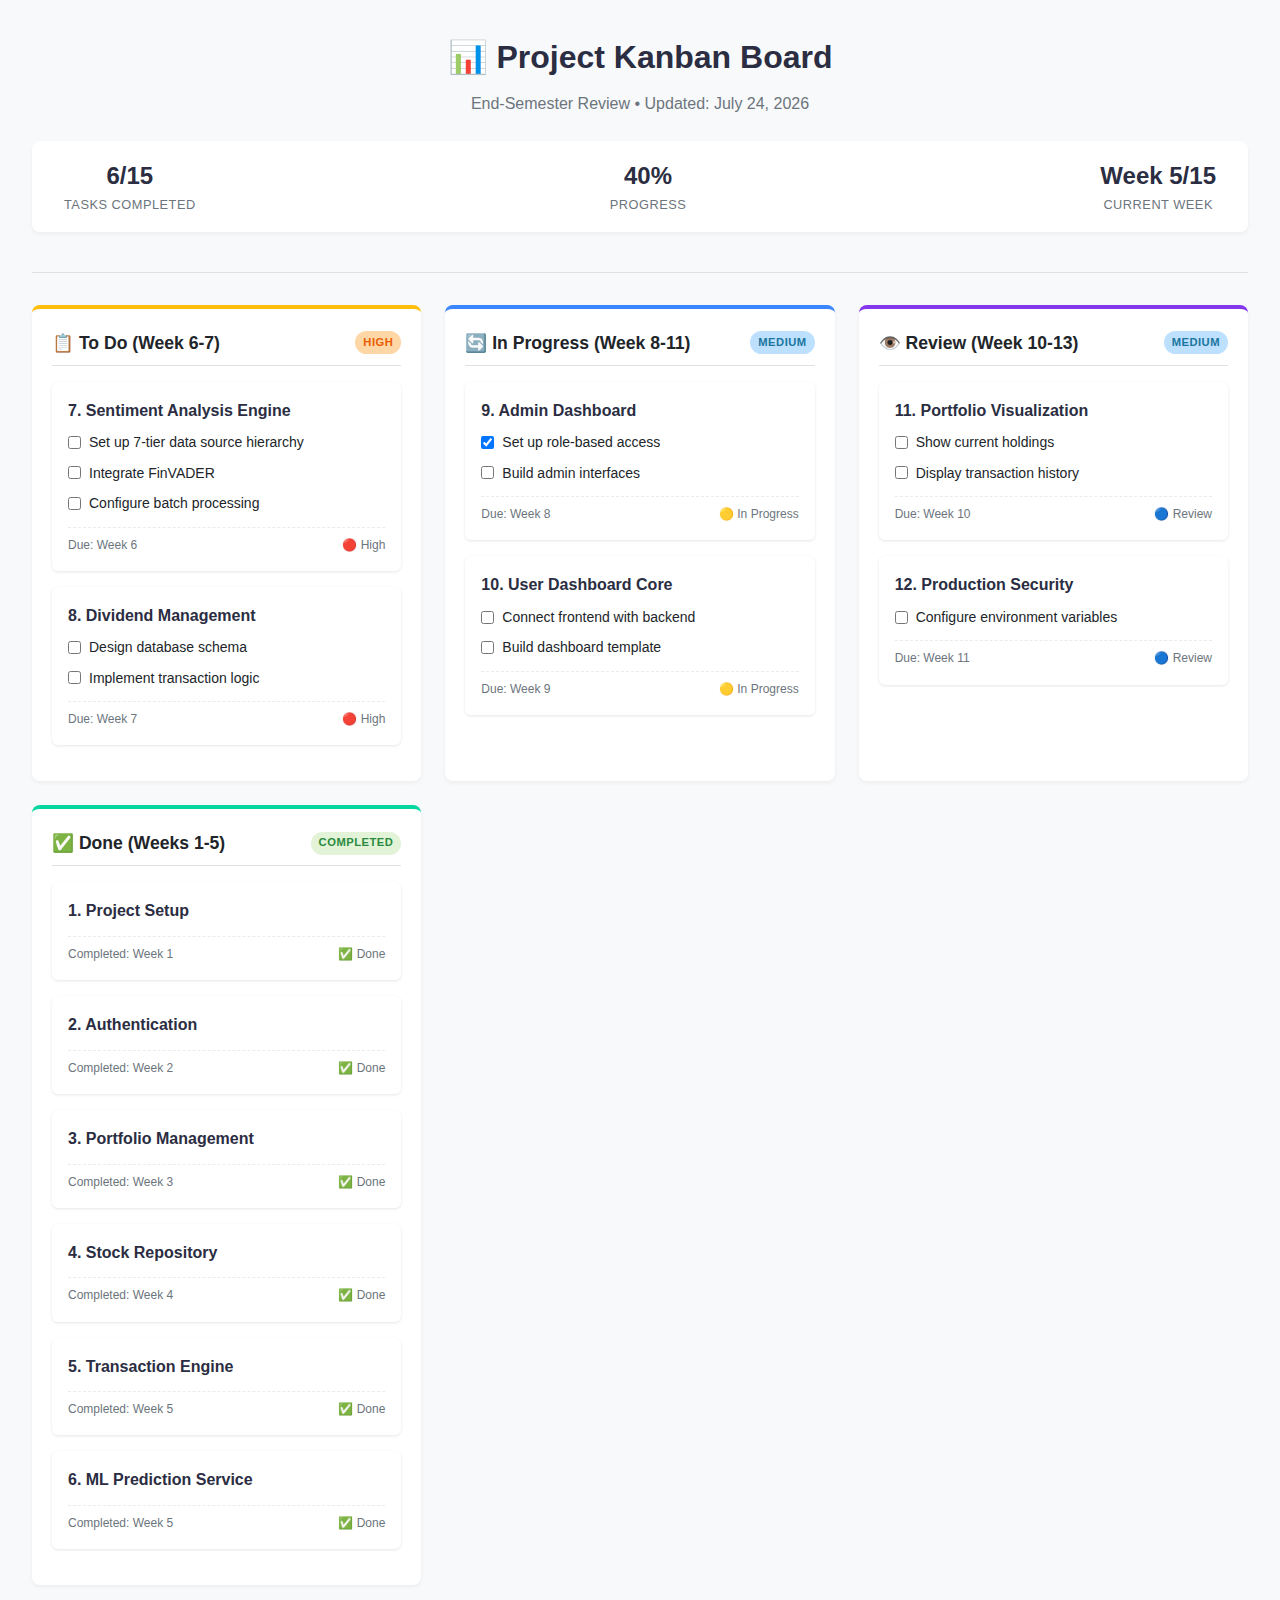
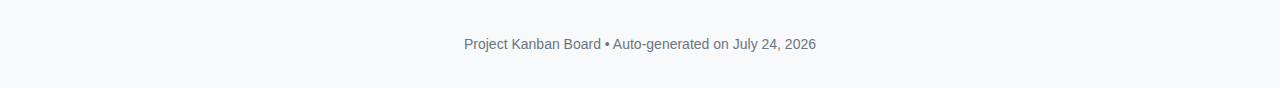
<file: status_reports/kanban_board.html>
<!DOCTYPE html>
<html lang="en">
<head>
    <meta charset="UTF-8">
    <meta name="viewport" content="width=device-width, initial-scale=1.0">
    <title>Project Kanban Board</title>
    <style>
        :root {
            --todo: #ffbe0b;
            --in-progress: #3a86ff;
            --review: #8338ec;
            --done: #06d6a0;
            --background: #f8f9fa;
            --card-bg: #ffffff;
            --text: #212529;
            --border: #dee2e6;
        }
        
        * {
            margin: 0;
            padding: 0;
            box-sizing: border-box;
            font-family: -apple-system, BlinkMacSystemFont, 'Segoe UI', Roboto, Oxygen, Ubuntu, Cantarell, 'Open Sans', 'Helvetica Neue', sans-serif;
        }
        
        body {
            background-color: var(--background);
            color: var(--text);
            line-height: 1.6;
            padding: 2rem;
        }
        
        .container {
            max-width: 1400px;
            margin: 0 auto;
        }
        
        header {
            text-align: center;
            margin-bottom: 2rem;
            padding-bottom: 1rem;
            border-bottom: 1px solid var(--border);
        }
        
        h1 {
            color: #2b2d42;
            margin-bottom: 0.5rem;
        }
        
        .subtitle {
            color: #6c757d;
            font-weight: 400;
        }
        
        .kanban {
            display: grid;
            grid-template-columns: repeat(auto-fit, minmax(300px, 1fr));
            gap: 1.5rem;
            margin-top: 2rem;
        }
        
        .column {
            background-color: var(--card-bg);
            border-radius: 8px;
            padding: 1.25rem;
            box-shadow: 0 2px 4px rgba(0, 0, 0, 0.05);
            border-top: 4px solid;
        }
        
        .column.todo { border-color: var(--todo); }
        .column.in-progress { border-color: var(--in-progress); }
        .column.review { border-color: var(--review); }
        .column.done { border-color: var(--done); }
        
        .column-header {
            font-weight: 600;
            font-size: 1.1rem;
            margin-bottom: 1rem;
            display: flex;
            justify-content: space-between;
            align-items: center;
            padding-bottom: 0.5rem;
            border-bottom: 1px solid var(--border);
        }
        
        .task {
            background: white;
            padding: 1rem;
            margin-bottom: 1rem;
            border-radius: 6px;
            box-shadow: 0 1px 3px rgba(0, 0, 0, 0.1);
            transition: transform 0.2s, box-shadow 0.2s;
        }
        
        .task:hover {
            transform: translateY(-2px);
            box-shadow: 0 4px 6px rgba(0, 0, 0, 0.1);
        }
        
        .task h3 {
            font-size: 1rem;
            margin-bottom: 0.5rem;
            color: #2b2d42;
        }
        
        .task p {
            font-size: 0.875rem;
            color: #6c757d;
            margin-bottom: 0.75rem;
        }
        
        .task-meta {
            display: flex;
            justify-content: space-between;
            font-size: 0.75rem;
            color: #6c757d;
            margin-top: 0.75rem;
            padding-top: 0.5rem;
            border-top: 1px dashed #e9ecef;
        }
        
        .priority {
            display: inline-block;
            padding: 0.15rem 0.5rem;
            border-radius: 12px;
            font-size: 0.7rem;
            font-weight: 600;
            text-transform: uppercase;
            letter-spacing: 0.5px;
        }
        
        .priority.high { background-color: #ffd6a5; color: #e85d04; }
        .priority.medium { background-color: #bde0fe; color: #1a759f; }
        .priority.low { background-color: #e2f3d8; color: #2b8a3e; }
        
        .progress-bar {
            height: 8px;
            background-color: #e9ecef;
            border-radius: 4px;
            margin: 0.75rem 0;
            overflow: hidden;
        }
        
        .progress {
            height: 100%;
            background: linear-gradient(90deg, var(--in-progress), var(--done));
            width: 40%;
            border-radius: 4px;
        }
        
        .stats {
            display: flex;
            justify-content: space-between;
            margin: 1.5rem 0;
            padding: 1rem;
            background: white;
            border-radius: 8px;
            box-shadow: 0 2px 4px rgba(0, 0, 0, 0.05);
        }
        
        .stat {
            text-align: center;
            padding: 0 1rem;
        }
        
        .stat-value {
            font-size: 1.5rem;
            font-weight: 600;
            color: #2b2d42;
        }
        
        .stat-label {
            font-size: 0.8rem;
            color: #6c757d;
            text-transform: uppercase;
            letter-spacing: 0.5px;
        }
        
        .task-list {
            min-height: 100px;
        }
        
        .subtask {
            display: flex;
            align-items: center;
            margin: 0.5rem 0;
            font-size: 0.875rem;
        }
        
        .subtask input[type="checkbox"] {
            margin-right: 0.5rem;
        }
        
        .subtask.done {
            color: #6c757d;
            text-decoration: line-through;
        }
        
        @media (max-width: 768px) {
            .kanban {
                grid-template-columns: 1fr;
            }
            
            .stats {
                flex-direction: column;
                gap: 1rem;
            }
            
            .stat {
                padding: 0.5rem 0;
                border-bottom: 1px solid var(--border);
            }
            
            .stat:last-child {
                border-bottom: none;
            }
        }
    </style>
</head>
<body>
    <div class="container">
        <header>
            <h1>📊 Project Kanban Board</h1>
            <p class="subtitle">End-Semester Review • Updated: <span id="current-date"></span></p>
            
            <div class="stats">
                <div class="stat">
                    <div class="stat-value">6/15</div>
                    <div class="stat-label">Tasks Completed</div>
                </div>
                <div class="stat">
                    <div class="stat-value">40%</div>
                    <div class="stat-label">Progress</div>
                </div>
                <div class="stat">
                    <div class="stat-value">Week 5/15</div>
                    <div class="stat-label">Current Week</div>
                </div>
            </div>
        </header>
        
        <div class="kanban">
            <!-- To Do Column -->
            <div class="column todo">
                <div class="column-header">
                    <span>📋 To Do (Week 6-7)</span>
                    <span class="priority high">High</span>
                </div>
                <div class="task-list">
                    <!-- Task 7 -->
                    <div class="task">
                        <h3>7. Sentiment Analysis Engine</h3>
                        <div class="subtask">
                            <input type="checkbox" id="task7-1">
                            <label for="task7-1">Set up 7-tier data source hierarchy</label>
                        </div>
                        <div class="subtask">
                            <input type="checkbox" id="task7-2">
                            <label for="task7-2">Integrate FinVADER</label>
                        </div>
                        <div class="subtask">
                            <input type="checkbox" id="task7-3">
                            <label for="task7-3">Configure batch processing</label>
                        </div>
                        <div class="task-meta">
                            <span>Due: Week 6</span>
                            <span>🔴 High</span>
                        </div>
                    </div>
                    
                    <!-- Task 8 -->
                    <div class="task">
                        <h3>8. Dividend Management</h3>
                        <div class="subtask">
                            <input type="checkbox" id="task8-1">
                            <label for="task8-1">Design database schema</label>
                        </div>
                        <div class="subtask">
                            <input type="checkbox" id="task8-2">
                            <label for="task8-2">Implement transaction logic</label>
                        </div>
                        <div class="task-meta">
                            <span>Due: Week 7</span>
                            <span>🔴 High</span>
                        </div>
                    </div>
                </div>
            </div>
            
            <!-- In Progress Column -->
            <div class="column in-progress">
                <div class="column-header">
                    <span>🔄 In Progress (Week 8-11)</span>
                    <span class="priority medium">Medium</span>
                </div>
                <div class="task-list">
                    <!-- Task 9 -->
                    <div class="task">
                        <h3>9. Admin Dashboard</h3>
                        <div class="subtask">
                            <input type="checkbox" id="task9-1" checked>
                            <label for="task9-1" class="done">Set up role-based access</label>
                        </div>
                        <div class="subtask">
                            <input type="checkbox" id="task9-2">
                            <label for="task9-2">Build admin interfaces</label>
                        </div>
                        <div class="task-meta">
                            <span>Due: Week 8</span>
                            <span>🟡 In Progress</span>
                        </div>
                    </div>
                    
                    <!-- Task 10 -->
                    <div class="task">
                        <h3>10. User Dashboard Core</h3>
                        <div class="subtask">
                            <input type="checkbox" id="task10-1">
                            <label for="task10-1">Connect frontend with backend</label>
                        </div>
                        <div class="subtask">
                            <input type="checkbox" id="task10-2">
                            <label for="task10-2">Build dashboard template</label>
                        </div>
                        <div class="task-meta">
                            <span>Due: Week 9</span>
                            <span>🟡 In Progress</span>
                        </div>
                    </div>
                </div>
            </div>
            
            <!-- Review Column -->
            <div class="column review">
                <div class="column-header">
                    <span>👁️ Review (Week 10-13)</span>
                    <span class="priority medium">Medium</span>
                </div>
                <div class="task-list">
                    <!-- Task 11 -->
                    <div class="task">
                        <h3>11. Portfolio Visualization</h3>
                        <div class="subtask">
                            <input type="checkbox" id="task11-1">
                            <label for="task11-1">Show current holdings</label>
                        </div>
                        <div class="subtask">
                            <input type="checkbox" id="task11-2">
                            <label for="task11-2">Display transaction history</label>
                        </div>
                        <div class="task-meta">
                            <span>Due: Week 10</span>
                            <span>🔵 Review</span>
                        </div>
                    </div>
                    
                    <!-- Task 12 -->
                    <div class="task">
                        <h3>12. Production Security</h3>
                        <div class="subtask">
                            <input type="checkbox" id="task12-1">
                            <label for="task12-1">Configure environment variables</label>
                        </div>
                        <div class="task-meta">
                            <span>Due: Week 11</span>
                            <span>🔵 Review</span>
                        </div>
                    </div>
                </div>
            </div>
            
            <!-- Done Column -->
            <div class="column done">
                <div class="column-header">
                    <span>✅ Done (Weeks 1-5)</span>
                    <span class="priority low">Completed</span>
                </div>
                <div class="task-list">
                    <!-- Completed Tasks -->
                    <div class="task">
                        <h3>1. Project Setup</h3>
                        <div class="task-meta">
                            <span>Completed: Week 1</span>
                            <span>✅ Done</span>
                        </div>
                    </div>
                    
                    <div class="task">
                        <h3>2. Authentication</h3>
                        <div class="task-meta">
                            <span>Completed: Week 2</span>
                            <span>✅ Done</span>
                        </div>
                    </div>
                    
                    <div class="task">
                        <h3>3. Portfolio Management</h3>
                        <div class="task-meta">
                            <span>Completed: Week 3</span>
                            <span>✅ Done</span>
                        </div>
                    </div>
                    
                    <div class="task">
                        <h3>4. Stock Repository</h3>
                        <div class="task-meta">
                            <span>Completed: Week 4</span>
                            <span>✅ Done</span>
                        </div>
                    </div>
                    
                    <div class="task">
                        <h3>5. Transaction Engine</h3>
                        <div class="task-meta">
                            <span>Completed: Week 5</span>
                            <span>✅ Done</span>
                        </div>
                    </div>
                    
                    <div class="task">
                        <h3>6. ML Prediction Service</h3>
                        <div class="task-meta">
                            <span>Completed: Week 5</span>
                            <span>✅ Done</span>
                        </div>
                    </div>
                </div>
            </div>
        </div>
        
        <footer style="margin-top: 3rem; text-align: center; color: #6c757d; font-size: 0.875rem;">
            <p>Project Kanban Board • Auto-generated on <span id="current-date-2"></span></p>
        </footer>
    </div>

    <script>
        // Set current date
        const options = { year: 'numeric', month: 'long', day: 'numeric' };
        const currentDate = new Date().toLocaleDateString('en-US', options);
        document.getElementById('current-date').textContent = currentDate;
        document.getElementById('current-date-2').textContent = currentDate;
        
        // Simulate progress updates (for demo purposes)
        document.addEventListener('DOMContentLoaded', function() {
            // Add click handlers for checkboxes to update progress
            const checkboxes = document.querySelectorAll('input[type="checkbox"]');
            checkboxes.forEach(checkbox => {
                checkbox.addEventListener('change', updateProgress);
            });
        });
        
        function updateProgress() {
            const totalSubtasks = document.querySelectorAll('.subtask').length;
            const completedSubtasks = document.querySelectorAll('.subtask input[type="checkbox"]:checked').length;
            const progress = Math.round((completedSubtasks / totalSubtasks) * 100);
            
            // Update progress bar
            const progressBar = document.querySelector('.progress');
            if (progressBar) {
                progressBar.style.width = `${progress}%`;
            }
            
            // Update stats
            const statValue = document.querySelectorAll('.stat-value')[1];
            if (statValue) {
                statValue.textContent = `${progress}%`;
            }
        }
    </script>
</body>
</html>
</file>
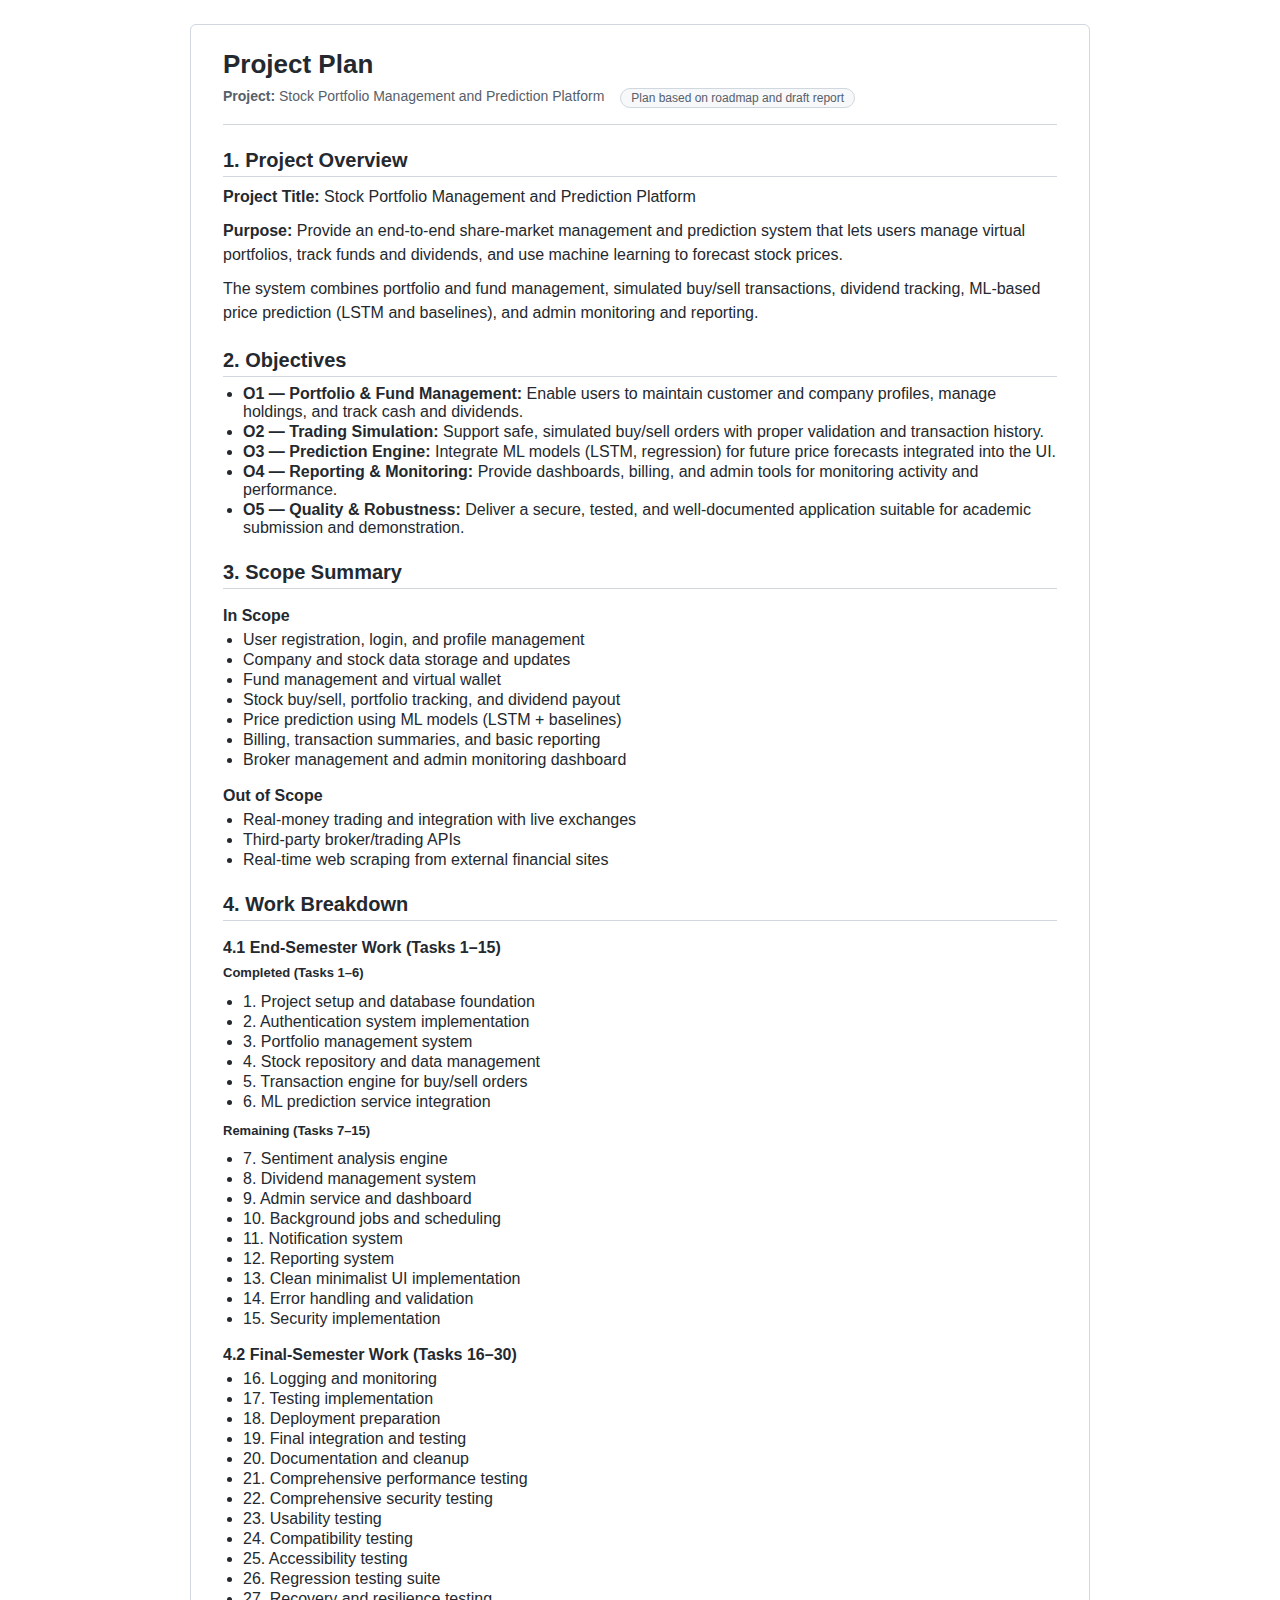
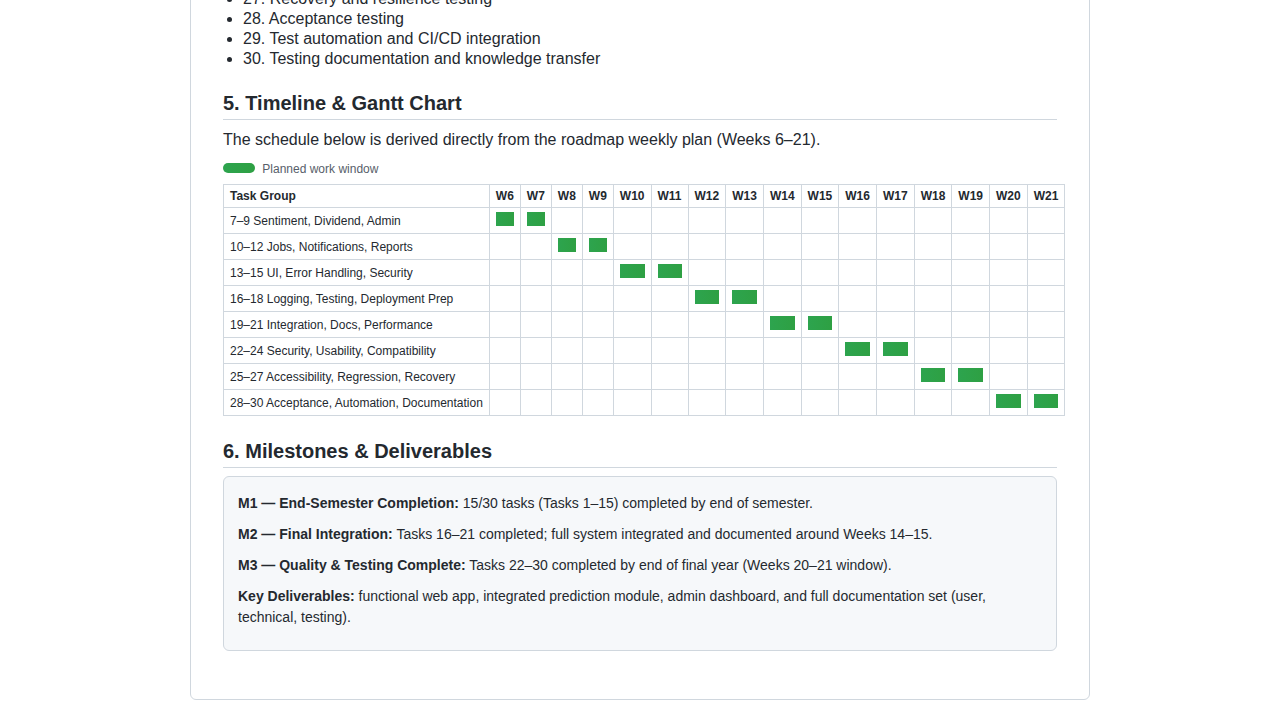
<file: status_reports/project plan.html>
<!DOCTYPE html>
<html lang="en">
<head>
  <meta charset="UTF-8" />
  <title>Project Plan &mdash; Stock Portfolio Management and Prediction Platform</title>
  <meta name="viewport" content="width=device-width, initial-scale=1" />
  <style>
    :root {
      --bg: #ffffff;
      --bg-alt: #f6f8fa;
      --fg: #24292f;
      --muted: #57606a;
      --border: #d0d7de;
      --accent: #0969da;
      --accent-soft: #ddf4ff;
      --success: #1a7f37;
    }

    * {
      box-sizing: border-box;
    }

    html, body {
      margin: 0;
      padding: 0;
      font-family: -apple-system, BlinkMacSystemFont, "Segoe UI", sans-serif;
      color: var(--fg);
      background: var(--bg);
      -webkit-print-color-adjust: exact;
      print-color-adjust: exact;
    }

    body {
      padding: 24px;
    }

    .page {
      max-width: 900px;
      margin: 0 auto;
      background: #ffffff;
      border: 1px solid var(--border);
      border-radius: 6px;
      padding: 24px 32px 32px;
    }

    header {
      border-bottom: 1px solid var(--border);
      padding-bottom: 16px;
      margin-bottom: 20px;
    }

    header h1 {
      margin: 0 0 8px;
      font-size: 26px;
      font-weight: 600;
    }

    .meta {
      font-size: 14px;
      color: var(--muted);
      display: flex;
      flex-wrap: wrap;
      gap: 16px;
    }

    .badge {
      display: inline-flex;
      align-items: center;
      gap: 6px;
      border-radius: 999px;
      border: 1px solid var(--border);
      padding: 2px 10px;
      background: var(--bg-alt);
      font-size: 12px;
      color: var(--muted);
    }

    h2 {
      font-size: 20px;
      margin-top: 24px;
      margin-bottom: 8px;
      border-bottom: 1px solid var(--border);
      padding-bottom: 4px;
    }

    h3 {
      font-size: 16px;
      margin-top: 18px;
      margin-bottom: 6px;
    }

    p {
      margin: 4px 0 10px;
      line-height: 1.5;
    }

    ul {
      margin: 4px 0 10px 20px;
      padding: 0;
    }

    li {
      margin: 2px 0;
    }

    .section {
      margin-bottom: 16px;
    }

    .gantt-table {
      width: 100%;
      border-collapse: collapse;
      margin-top: 8px;
      font-size: 12px;
    }

    .gantt-table th,
    .gantt-table td {
      border: 1px solid var(--border);
      padding: 4px 6px;
      text-align: center;
      vertical-align: middle;
    }

    .gantt-table th:first-child,
    .gantt-table td:first-child {
      text-align: left;
      white-space: nowrap;
    }

    .gantt-label {
      font-weight: 600;
      font-size: 13px;
    }

    .gantt-block {
      display: inline-block;
      width: 100%;
      height: 14px;
      background: linear-gradient(90deg, #2da44e, #2ea043);
    }

    .legend {
      font-size: 12px;
      color: var(--muted);
      margin-top: 4px;
    }

    .legend span.block {
      display: inline-block;
      width: 32px;
      height: 10px;
      margin-right: 4px;
      background: linear-gradient(90deg, #2da44e, #2ea043);
      border-radius: 999px;
    }

    .summary-box {
      padding: 12px 14px;
      background: var(--bg-alt);
      border-radius: 6px;
      border: 1px solid var(--border);
      font-size: 14px;
    }

    .summary-box strong {
      font-weight: 600;
    }

    @media print {
      body {
        padding: 0;
        background: #ffffff;
      }

      .page {
        border: none;
        margin: 0;
        border-radius: 0;
        padding: 20mm 18mm 18mm;
      }

      .section {
        page-break-inside: avoid;
      }
    }
  </style>
</head>
<body>
  <div class="page">
    <header>
      <h1>Project Plan</h1>
      <div class="meta">
        <div>
          <strong>Project:</strong> <span>Stock Portfolio Management and Prediction Platform</span>
        </div>
        <div>
          <span class="badge">Plan based on roadmap and draft report</span>
        </div>
      </div>
    </header>

    <section class="section">
      <h2>1. Project Overview</h2>
      <p><strong>Project Title:</strong> Stock Portfolio Management and Prediction Platform</p>
      <p><strong>Purpose:</strong> Provide an end-to-end share-market management and prediction system that lets users manage virtual portfolios, track funds and dividends, and use machine learning to forecast stock prices.</p>
      <p>The system combines portfolio and fund management, simulated buy/sell transactions, dividend tracking, ML-based price prediction (LSTM and baselines), and admin monitoring and reporting.</p>
    </section>

    <section class="section">
      <h2>2. Objectives</h2>
      <ul>
        <li><strong>O1 &mdash; Portfolio &amp; Fund Management:</strong> Enable users to maintain customer and company profiles, manage holdings, and track cash and dividends.</li>
        <li><strong>O2 &mdash; Trading Simulation:</strong> Support safe, simulated buy/sell orders with proper validation and transaction history.</li>
        <li><strong>O3 &mdash; Prediction Engine:</strong> Integrate ML models (LSTM, regression) for future price forecasts integrated into the UI.</li>
        <li><strong>O4 &mdash; Reporting &amp; Monitoring:</strong> Provide dashboards, billing, and admin tools for monitoring activity and performance.</li>
        <li><strong>O5 &mdash; Quality &amp; Robustness:</strong> Deliver a secure, tested, and well-documented application suitable for academic submission and demonstration.</li>
      </ul>
    </section>

    <section class="section">
      <h2>3. Scope Summary</h2>
      <h3>In Scope</h3>
      <ul>
        <li>User registration, login, and profile management</li>
        <li>Company and stock data storage and updates</li>
        <li>Fund management and virtual wallet</li>
        <li>Stock buy/sell, portfolio tracking, and dividend payout</li>
        <li>Price prediction using ML models (LSTM + baselines)</li>
        <li>Billing, transaction summaries, and basic reporting</li>
        <li>Broker management and admin monitoring dashboard</li>
      </ul>
      <h3>Out of Scope</h3>
      <ul>
        <li>Real-money trading and integration with live exchanges</li>
        <li>Third-party broker/trading APIs</li>
        <li>Real-time web scraping from external financial sites</li>
      </ul>
    </section>

    <section class="section">
      <h2>4. Work Breakdown</h2>
      <h3>4.1 End-Semester Work (Tasks 1–15)</h3>
      <p class="gantt-label">Completed (Tasks 1–6)</p>
      <ul>
        <li>1. Project setup and database foundation</li>
        <li>2. Authentication system implementation</li>
        <li>3. Portfolio management system</li>
        <li>4. Stock repository and data management</li>
        <li>5. Transaction engine for buy/sell orders</li>
        <li>6. ML prediction service integration</li>
      </ul>
      <p class="gantt-label">Remaining (Tasks 7–15)</p>
      <ul>
        <li>7. Sentiment analysis engine</li>
        <li>8. Dividend management system</li>
        <li>9. Admin service and dashboard</li>
        <li>10. Background jobs and scheduling</li>
        <li>11. Notification system</li>
        <li>12. Reporting system</li>
        <li>13. Clean minimalist UI implementation</li>
        <li>14. Error handling and validation</li>
        <li>15. Security implementation</li>
      </ul>

      <h3>4.2 Final-Semester Work (Tasks 16–30)</h3>
      <ul>
        <li>16. Logging and monitoring</li>
        <li>17. Testing implementation</li>
        <li>18. Deployment preparation</li>
        <li>19. Final integration and testing</li>
        <li>20. Documentation and cleanup</li>
        <li>21. Comprehensive performance testing</li>
        <li>22. Comprehensive security testing</li>
        <li>23. Usability testing</li>
        <li>24. Compatibility testing</li>
        <li>25. Accessibility testing</li>
        <li>26. Regression testing suite</li>
        <li>27. Recovery and resilience testing</li>
        <li>28. Acceptance testing</li>
        <li>29. Test automation and CI/CD integration</li>
        <li>30. Testing documentation and knowledge transfer</li>
      </ul>
    </section>

    <section class="section">
      <h2>5. Timeline &amp; Gantt Chart</h2>
      <p>The schedule below is derived directly from the roadmap weekly plan (Weeks 6–21).</p>
      <div class="legend"><span class="block"></span> Planned work window</div>
      <table class="gantt-table">
        <thead>
          <tr>
            <th>Task Group</th>
            <th>W6</th>
            <th>W7</th>
            <th>W8</th>
            <th>W9</th>
            <th>W10</th>
            <th>W11</th>
            <th>W12</th>
            <th>W13</th>
            <th>W14</th>
            <th>W15</th>
            <th>W16</th>
            <th>W17</th>
            <th>W18</th>
            <th>W19</th>
            <th>W20</th>
            <th>W21</th>
          </tr>
        </thead>
        <tbody>
          <tr>
            <td>7–9 Sentiment, Dividend, Admin</td>
            <td><span class="gantt-block"></span></td>
            <td><span class="gantt-block"></span></td>
            <td></td>
            <td></td>
            <td></td>
            <td></td>
            <td></td>
            <td></td>
            <td></td>
            <td></td>
            <td></td>
            <td></td>
            <td></td>
            <td></td>
            <td></td>
            <td></td>
          </tr>
          <tr>
            <td>10–12 Jobs, Notifications, Reports</td>
            <td></td>
            <td></td>
            <td><span class="gantt-block"></span></td>
            <td><span class="gantt-block"></span></td>
            <td></td>
            <td></td>
            <td></td>
            <td></td>
            <td></td>
            <td></td>
            <td></td>
            <td></td>
            <td></td>
            <td></td>
            <td></td>
            <td></td>
          </tr>
          <tr>
            <td>13–15 UI, Error Handling, Security</td>
            <td></td>
            <td></td>
            <td></td>
            <td></td>
            <td><span class="gantt-block"></span></td>
            <td><span class="gantt-block"></span></td>
            <td></td>
            <td></td>
            <td></td>
            <td></td>
            <td></td>
            <td></td>
            <td></td>
            <td></td>
            <td></td>
            <td></td>
          </tr>
          <tr>
            <td>16–18 Logging, Testing, Deployment Prep</td>
            <td></td>
            <td></td>
            <td></td>
            <td></td>
            <td></td>
            <td></td>
            <td><span class="gantt-block"></span></td>
            <td><span class="gantt-block"></span></td>
            <td></td>
            <td></td>
            <td></td>
            <td></td>
            <td></td>
            <td></td>
            <td></td>
            <td></td>
          </tr>
          <tr>
            <td>19–21 Integration, Docs, Performance</td>
            <td></td>
            <td></td>
            <td></td>
            <td></td>
            <td></td>
            <td></td>
            <td></td>
            <td></td>
            <td><span class="gantt-block"></span></td>
            <td><span class="gantt-block"></span></td>
            <td></td>
            <td></td>
            <td></td>
            <td></td>
            <td></td>
            <td></td>
          </tr>
          <tr>
            <td>22–24 Security, Usability, Compatibility</td>
            <td></td>
            <td></td>
            <td></td>
            <td></td>
            <td></td>
            <td></td>
            <td></td>
            <td></td>
            <td></td>
            <td></td>
            <td><span class="gantt-block"></span></td>
            <td><span class="gantt-block"></span></td>
            <td></td>
            <td></td>
            <td></td>
            <td></td>
          </tr>
          <tr>
            <td>25–27 Accessibility, Regression, Recovery</td>
            <td></td>
            <td></td>
            <td></td>
            <td></td>
            <td></td>
            <td></td>
            <td></td>
            <td></td>
            <td></td>
            <td></td>
            <td></td>
            <td></td>
            <td><span class="gantt-block"></span></td>
            <td><span class="gantt-block"></span></td>
            <td></td>
            <td></td>
          </tr>
          <tr>
            <td>28–30 Acceptance, Automation, Documentation</td>
            <td></td>
            <td></td>
            <td></td>
            <td></td>
            <td></td>
            <td></td>
            <td></td>
            <td></td>
            <td></td>
            <td></td>
            <td></td>
            <td></td>
            <td></td>
            <td></td>
            <td><span class="gantt-block"></span></td>
            <td><span class="gantt-block"></span></td>
          </tr>
        </tbody>
      </table>
    </section>

    <section class="section">
      <h2>6. Milestones &amp; Deliverables</h2>
      <div class="summary-box">
        <p><strong>M1 &mdash; End-Semester Completion:</strong> 15/30 tasks (Tasks 1–15) completed by end of semester.</p>
        <p><strong>M2 &mdash; Final Integration:</strong> Tasks 16–21 completed; full system integrated and documented around Weeks 14–15.</p>
        <p><strong>M3 &mdash; Quality &amp; Testing Complete:</strong> Tasks 22–30 completed by end of final year (Weeks 20–21 window).</p>
        <p><strong>Key Deliverables:</strong> functional web app, integrated prediction module, admin dashboard, and full documentation set (user, technical, testing).</p>
      </div>
    </section>
  </div>
</body>
</html>
</file>
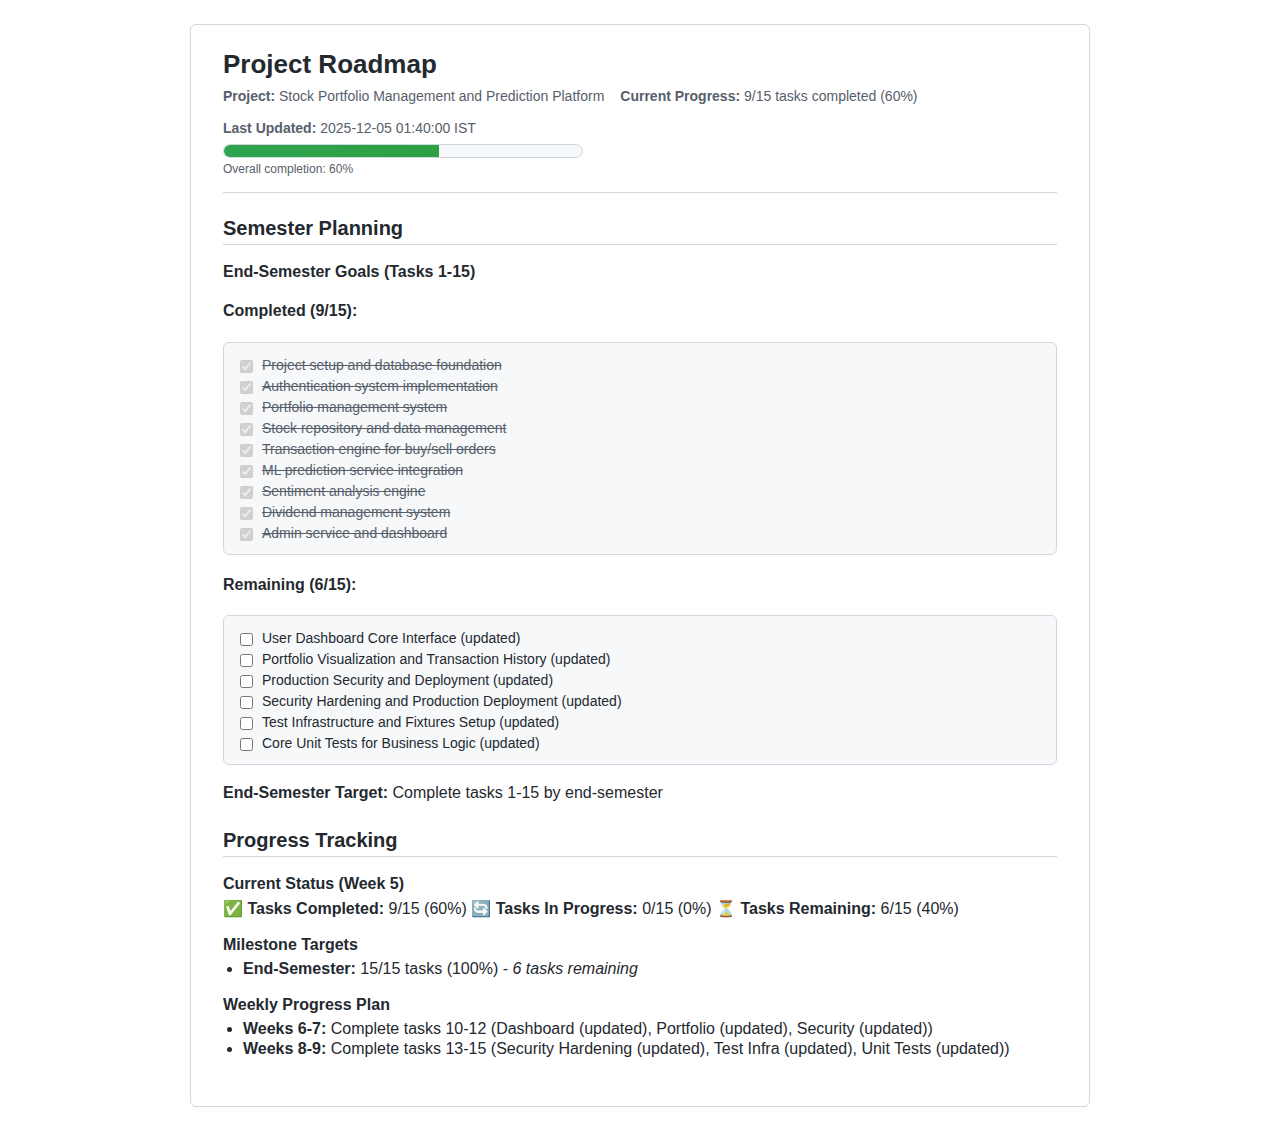
<file: status_reports/project_roadmap.html>
<!DOCTYPE html>
<html lang="en">
<head>
  <meta charset="UTF-8" />
  <title>Project Roadmap &mdash; Stock Portfolio Management and Prediction Platform</title>
  <meta name="viewport" content="width=device-width, initial-scale=1" />
  <style>
    :root {
      --bg: #ffffff;
      --bg-alt: #f6f8fa;
      --fg: #24292f;
      --muted: #57606a;
      --border: #d0d7de;
      --accent: #0969da;
      --accent-soft: #ddf4ff;
      --success: #1a7f37;
      --warning: #9a6700;
    }

    * {
      box-sizing: border-box;
    }

    html, body {
      margin: 0;
      padding: 0;
      font-family: -apple-system, BlinkMacSystemFont, "Segoe UI", sans-serif;
      color: var(--fg);
      background: var(--bg);
      -webkit-print-color-adjust: exact;
      print-color-adjust: exact;
    }

    body {
      padding: 24px;
    }

    .page {
      max-width: 900px;
      margin: 0 auto;
      background: #ffffff;
      border: 1px solid var(--border);
      border-radius: 6px;
      padding: 24px 32px 32px;
    }

    header {
      border-bottom: 1px solid var(--border);
      padding-bottom: 16px;
      margin-bottom: 20px;
    }

    header h1 {
      margin: 0 0 8px;
      font-size: 26px;
      font-weight: 600;
    }

    .meta {
      font-size: 14px;
      color: var(--muted);
      display: flex;
      flex-wrap: wrap;
      gap: 16px;
    }

    .badge {
      display: inline-flex;
      align-items: center;
      gap: 6px;
      border-radius: 999px;
      border: 1px solid var(--border);
      padding: 2px 10px;
      background: var(--bg-alt);
      font-size: 12px;
      color: var(--muted);
    }

    .badge-success {
      border-color: rgba(46, 160, 67, 0.3);
      background: rgba(46, 160, 67, 0.08);
      color: var(--success);
    }

    .badge-progress {
      border-color: rgba(9, 105, 218, 0.3);
      background: var(--accent-soft);
      color: var(--accent);
    }

    h2 {
      font-size: 20px;
      margin-top: 24px;
      margin-bottom: 8px;
      border-bottom: 1px solid var(--border);
      padding-bottom: 4px;
    }

    h3 {
      font-size: 16px;
      margin-top: 18px;
      margin-bottom: 6px;
    }

    p {
      margin: 4px 0 10px;
      line-height: 1.5;
    }

    ul {
      margin: 4px 0 10px 20px;
      padding: 0;
    }

    li {
      margin: 2px 0;
    }

    .section {
      margin-bottom: 16px;
    }

    .task-list {
      padding: 12px 12px 8px;
      background: var(--bg-alt);
      border-radius: 6px;
      border: 1px solid var(--border);
    }

    .task-list ol {
      margin: 0 0 0 20px;
    }

    .task-item {
      display: flex;
      align-items: flex-start;
      gap: 6px;
      font-size: 14px;
    }

    .task-item span.label {
      font-family: ui-monospace, SFMono-Regular, Menlo, Monaco, Consolas, "Liberation Mono", "Courier New", monospace;
      color: var(--muted);
      min-width: 26px;
    }

    .task-item.completed {
      color: var(--muted);
      text-decoration: line-through;
    }

    .summary-row {
      display: flex;
      flex-wrap: wrap;
      gap: 8px;
      margin-top: 10px;
      font-size: 14px;
    }

    .summary-row strong {
      margin-right: 4px;
    }

    .progress-bar-container {
      margin-top: 8px;
      width: 100%;
      max-width: 360px;
      border-radius: 999px;
      border: 1px solid var(--border);
      background: var(--bg-alt);
      overflow: hidden;
      height: 14px;
    }

    .progress-bar-fill {
      height: 100%;
      width: 60%;
      background: linear-gradient(90deg, #2da44e, #2ea043);
    }

    .progress-label {
      margin-top: 4px;
      font-size: 12px;
      color: var(--muted);
    }

    .milestones ul {
      list-style-type: disc;
    }

    .schedule-list {
      font-size: 14px;
    }

    .schedule-list li strong {
      font-weight: 600;
    }

    hr.page-break-target {
      border: none;
      border-top: 1px solid var(--border);
      margin: 24px 0 16px;
    }

    @media print {
      body {
        padding: 0;
        background: #ffffff;
      }

      .page {
        border: none;
        margin: 0;
        border-radius: 0;
        padding: 20mm 18mm 18mm;
      }

      a[href]::after {
        content: "";
      }

      header {
        margin-top: 0;
      }

      /* Page breaks: keep each major section tidy */
      .break-before-progress {
        page-break-before: always;
      }

      .break-inside-avoid {
        page-break-inside: avoid;
      }

      hr.page-break-target {
        page-break-after: avoid;
      }
    }
  </style>
</head>
<body>
  <div class="page">
    <header class="break-inside-avoid">
      <h1>Project Roadmap</h1>
      <div class="meta">
        <div>
          <strong>Project:</strong> Stock Portfolio Management and Prediction Platform
        </div>
        <div>
          <strong>Current Progress:</strong> 9/15 tasks completed (60%)
        </div>
        <div>
          <strong>Last Updated:</strong> 2025-12-05 01:40:00 IST
        </div>
      </div>
      <div class="progress-bar-container" aria-label="Overall progress" role="img">
        <div class="progress-bar-fill"></div>
      </div>
      <div class="progress-label">Overall completion: 60%</div>
    </header>

    <section class="section">
      <h2>Semester Planning</h2>

      <h3>End-Semester Goals (Tasks 1-15)</h3>

      <h4>Completed (9/15):</h4>
      <ol class="task-list">
        <li class="task-item completed"><input type="checkbox" checked disabled> Project setup and database foundation</li>
        <li class="task-item completed"><input type="checkbox" checked disabled> Authentication system implementation</li>
        <li class="task-item completed"><input type="checkbox" checked disabled> Portfolio management system</li>
        <li class="task-item completed"><input type="checkbox" checked disabled> Stock repository and data management</li>
        <li class="task-item completed"><input type="checkbox" checked disabled> Transaction engine for buy/sell orders</li>
        <li class="task-item completed"><input type="checkbox" checked disabled> ML prediction service integration</li>
        <li class="task-item completed"><input type="checkbox" checked disabled> Sentiment analysis engine</li>
        <li class="task-item completed"><input type="checkbox" checked disabled> Dividend management system</li>
        <li class="task-item completed"><input type="checkbox" checked disabled> Admin service and dashboard</li>
      </ol>

      <h4>Remaining (6/15):</h4>
      <ol class="task-list" start="10">
        <li class="task-item"><input type="checkbox"> User Dashboard Core Interface (updated)</li>
        <li class="task-item"><input type="checkbox"> Portfolio Visualization and Transaction History (updated)</li>
        <li class="task-item"><input type="checkbox"> Production Security and Deployment (updated)</li>
        <li class="task-item"><input type="checkbox"> Security Hardening and Production Deployment (updated)</li>
        <li class="task-item"><input type="checkbox"> Test Infrastructure and Fixtures Setup (updated)</li>
        <li class="task-item"><input type="checkbox"> Core Unit Tests for Business Logic (updated)</li>
      </ol>

      <p><strong>End-Semester Target:</strong> Complete tasks 1-15 by end-semester</p>
    </section>


    <section class="section break-before-progress">
      <h2>Progress Tracking</h2>

      <h3>Current Status (Week 5)</h3>
      <div class="section break-inside-avoid">
        <div class="progress-container">
          <div class="progress-bar-fill" style="width: 60%"></div>
        </div>
        <div class="progress-stats">
          <span>✅ <strong>Tasks Completed:</strong> 9/15 (60%)</span>
          <span>🔄 <strong>Tasks In Progress:</strong> 0/15 (0%)</span>
          <span>⏳ <strong>Tasks Remaining:</strong> 6/15 (40%)</span>
        </div>
      </div>

      <h3>Milestone Targets</h3>
      <ul class="milestones">
        <li>
          <strong>End-Semester:</strong> 15/15 tasks (100%) - <em>6 tasks remaining</em>
        </li>
      </ul>

      <h3>Weekly Progress Plan</h3>
      <ul class="progress-plan">
        <li><strong>Weeks 6-7:</strong> Complete tasks 10-12 (Dashboard (updated), Portfolio (updated), Security (updated))</li>
        <li><strong>Weeks 8-9:</strong> Complete tasks 13-15 (Security Hardening (updated), Test Infra (updated), Unit Tests (updated))</li>
      </ul>
    </section>
  </div>
</body>
</html>
</file>
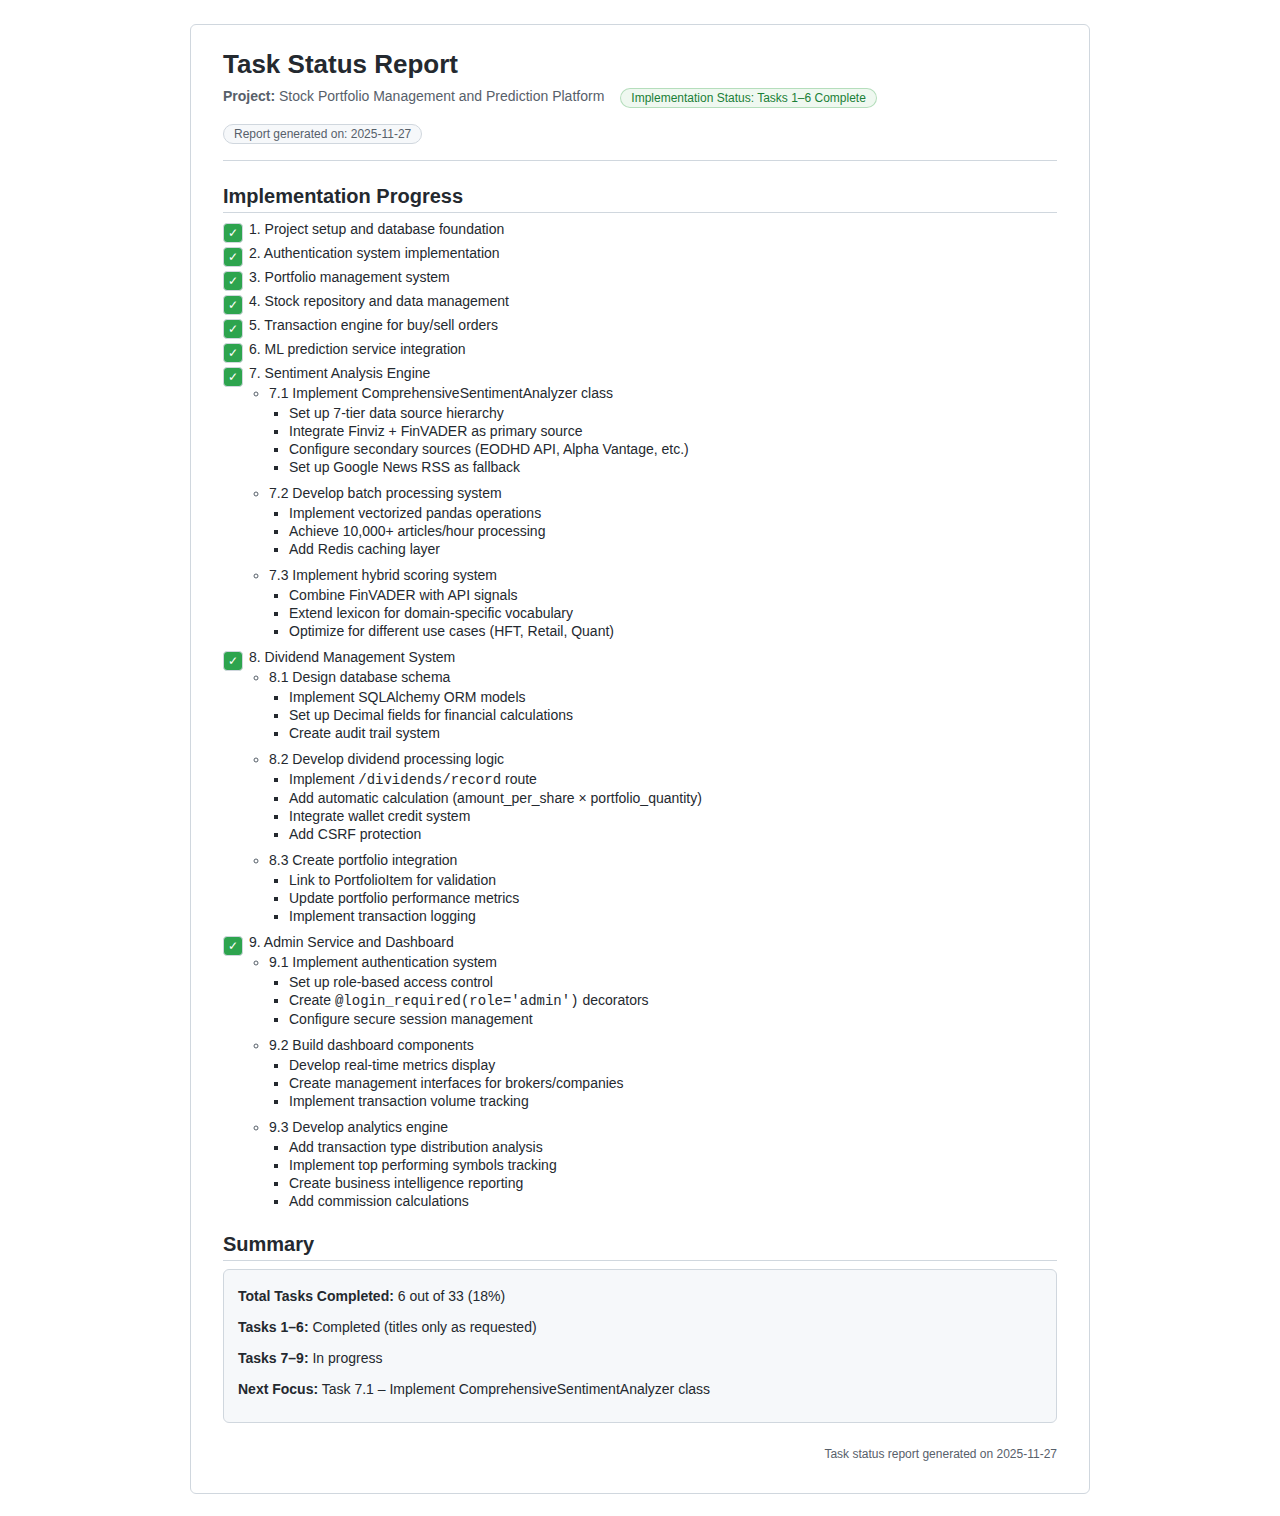
<file: status_reports/status report.html>
<!DOCTYPE html>
<html lang="en">
<head>
  <meta charset="UTF-8" />
  <title>Task Status Report &mdash; Stock Portfolio Management and Prediction Platform</title>
  <meta name="viewport" content="width=device-width, initial-scale=1" />
  <style>
    :root {
      --bg: #ffffff;
      --bg-alt: #f6f8fa;
      --fg: #24292f;
      --muted: #57606a;
      --border: #d0d7de;
      --accent: #0969da;
      --accent-soft: #ddf4ff;
      --success: #1a7f37;
    }

    * {
      box-sizing: border-box;
    }

    html, body {
      margin: 0;
      padding: 0;
      font-family: -apple-system, BlinkMacSystemFont, "Segoe UI", sans-serif;
      color: var(--fg);
      background: var(--bg);
      -webkit-print-color-adjust: exact;
      print-color-adjust: exact;
    }

    body {
      padding: 24px;
    }

    .page {
      max-width: 900px;
      margin: 0 auto;
      background: #ffffff;
      border: 1px solid var(--border);
      border-radius: 6px;
      padding: 24px 32px 32px;
    }

    header {
      border-bottom: 1px solid var(--border);
      padding-bottom: 16px;
      margin-bottom: 20px;
    }

    header h1 {
      margin: 0 0 8px;
      font-size: 26px;
      font-weight: 600;
    }

    .meta {
      font-size: 14px;
      color: var(--muted);
      display: flex;
      flex-wrap: wrap;
      gap: 16px;
    }

    .badge {
      display: inline-flex;
      align-items: center;
      gap: 6px;
      border-radius: 999px;
      border: 1px solid var(--border);
      padding: 2px 10px;
      background: var(--bg-alt);
      font-size: 12px;
      color: var(--muted);
    }

    .badge-success {
      border-color: rgba(46, 160, 67, 0.3);
      background: rgba(46, 160, 67, 0.08);
      color: var(--success);
    }

    h2 {
      font-size: 20px;
      margin-top: 24px;
      margin-bottom: 8px;
      border-bottom: 1px solid var(--border);
      padding-bottom: 4px;
    }

    h3 {
      font-size: 16px;
      margin-top: 18px;
      margin-bottom: 6px;
    }

    p {
      margin: 4px 0 10px;
      line-height: 1.5;
    }

    ul {
      margin: 4px 0 10px 20px;
      padding: 0;
    }

    li {
      margin: 2px 0;
    }

    .section {
      margin-bottom: 16px;
    }

    .checklist {
      list-style-type: none;
      padding-left: 0;
      margin-left: 0;
    }

    .checklist > li {
      position: relative;
      padding-left: 26px;
      margin: 4px 0 8px;
      font-size: 14px;
    }

    .checklist > li::before {
      content: "\2713";
      position: absolute;
      left: 0;
      top: 2px;
      width: 18px;
      height: 18px;
      border-radius: 4px;
      border: 1px solid var(--border);
      background: #2da44e;
      color: #ffffff;
      font-size: 12px;
      line-height: 18px;
      text-align: center;
    }

    .subtask-list {
      margin-top: 4px;
      margin-bottom: 8px;
    }

    .subtask-list > li::marker {
      color: var(--muted);
    }

    .summary {
      padding: 12px 14px;
      background: var(--bg-alt);
      border-radius: 6px;
      border: 1px solid var(--border);
      font-size: 14px;
    }

    .summary strong {
      font-weight: 600;
    }

    footer {
      margin-top: 24px;
      font-size: 12px;
      color: var(--muted);
      text-align: right;
    }

    @media print {
      body {
        padding: 0;
        background: #ffffff;
      }

      .page {
        border: none;
        margin: 0;
        border-radius: 0;
        padding: 20mm 18mm 18mm;
      }

      .section {
        page-break-inside: avoid;
      }
    }
  </style>
</head>
<body>
  <div class="page">
    <header>
      <h1>Task Status Report</h1>
      <div class="meta">
        <div>
          <strong>Project:</strong> <span>Stock Portfolio Management and Prediction Platform</span>
        </div>
        <div>
          <span class="badge badge-success">Implementation Status: Tasks 1–6 Complete</span>
        </div>
        <div>
          <span class="badge">Report generated on: 2025-11-27</span>
        </div>
      </div>
    </header>

    <section class="section">
      <h2>Implementation Progress</h2>
      <ul class="checklist">
        <li>1. Project setup and database foundation</li>
        <li>2. Authentication system implementation</li>
        <li>3. Portfolio management system</li>
        <li>4. Stock repository and data management</li>
        <li>5. Transaction engine for buy/sell orders</li>
        <li>6. ML prediction service integration</li>
        <li>7. Sentiment Analysis Engine
          <ul class="subtask-list">
            <li>7.1 Implement ComprehensiveSentimentAnalyzer class
              <ul>
                <li>Set up 7-tier data source hierarchy</li>
                <li>Integrate Finviz + FinVADER as primary source</li>
                <li>Configure secondary sources (EODHD API, Alpha Vantage, etc.)</li>
                <li>Set up Google News RSS as fallback</li>
              </ul>
            </li>
            <li>7.2 Develop batch processing system
              <ul>
                <li>Implement vectorized pandas operations</li>
                <li>Achieve 10,000+ articles/hour processing</li>
                <li>Add Redis caching layer</li>
              </ul>
            </li>
            <li>7.3 Implement hybrid scoring system
              <ul>
                <li>Combine FinVADER with API signals</li>
                <li>Extend lexicon for domain-specific vocabulary</li>
                <li>Optimize for different use cases (HFT, Retail, Quant)</li>
              </ul>
            </li>
          </ul>
        </li>

        <li>8. Dividend Management System
          <ul class="subtask-list">
            <li>8.1 Design database schema
              <ul>
                <li>Implement SQLAlchemy ORM models</li>
                <li>Set up Decimal fields for financial calculations</li>
                <li>Create audit trail system</li>
              </ul>
            </li>
            <li>8.2 Develop dividend processing logic
              <ul>
                <li>Implement <code>/dividends/record</code> route</li>
                <li>Add automatic calculation (amount_per_share × portfolio_quantity)</li>
                <li>Integrate wallet credit system</li>
                <li>Add CSRF protection</li>
              </ul>
            </li>
            <li>8.3 Create portfolio integration
              <ul>
                <li>Link to PortfolioItem for validation</li>
                <li>Update portfolio performance metrics</li>
                <li>Implement transaction logging</li>
              </ul>
            </li>
          </ul>
        </li>

        <li>9. Admin Service and Dashboard
          <ul class="subtask-list">
            <li>9.1 Implement authentication system
              <ul>
                <li>Set up role-based access control</li>
                <li>Create <code>@login_required(role='admin')</code> decorators</li>
                <li>Configure secure session management</li>
              </ul>
            </li>
            <li>9.2 Build dashboard components
              <ul>
                <li>Develop real-time metrics display</li>
                <li>Create management interfaces for brokers/companies</li>
                <li>Implement transaction volume tracking</li>
              </ul>
            </li>
            <li>9.3 Develop analytics engine
              <ul>
                <li>Add transaction type distribution analysis</li>
                <li>Implement top performing symbols tracking</li>
                <li>Create business intelligence reporting</li>
                <li>Add commission calculations</li>
              </ul>
            </li>
          </ul>
        </li>
      </ul>
    </section>

    <section class="section">
      <h2>Summary</h2>
      <div class="summary">
        <p><strong>Total Tasks Completed:</strong> 6 out of 33 (18%)</p>
        <p><strong>Tasks 1–6:</strong> Completed (titles only as requested)</p>
        <p><strong>Tasks 7–9:</strong> In progress</p>
        <p><strong>Next Focus:</strong> Task 7.1 – Implement ComprehensiveSentimentAnalyzer class</p>
      </div>
    </section>

    <footer>
      Task status report generated on 2025-11-27
    </footer>
  </div>
</body>
</html>
</file>
